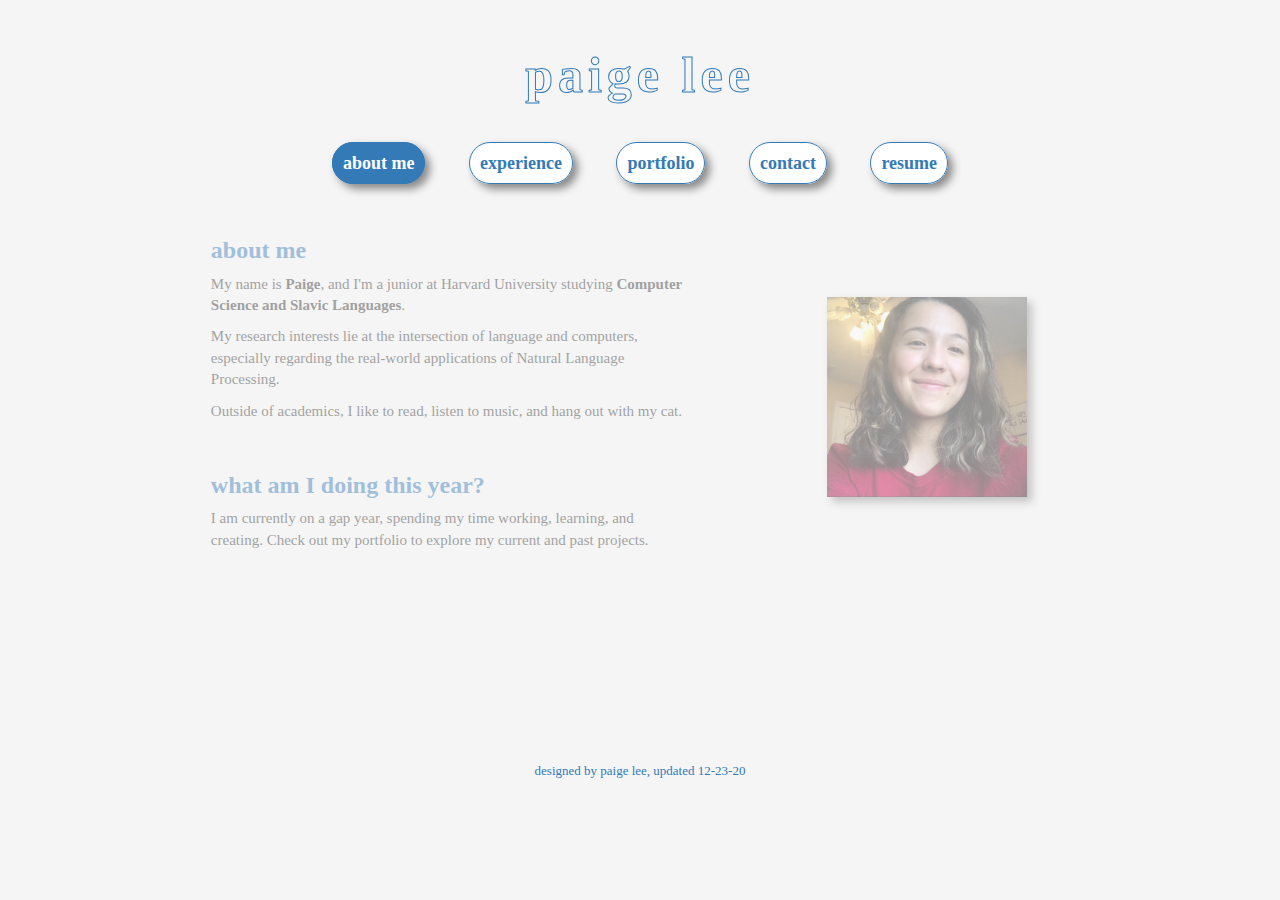
<file: index.html>
<!DOCTYPE html>

<html lang="en">

<head>
    <!-- Required meta tags -->
    <meta charset="utf-8">
    <meta name="viewport" content="width=device-width, initial-scale=1, shrink-to-fit=no">
    <!-- Bootstrap core CSS -->
    <script src="https://ajax.googleapis.com/ajax/libs/jquery/3.5.1/jquery.min.js"></script>
    <link rel="stylesheet" href="https://maxcdn.bootstrapcdn.com/bootstrap/3.3.7/css/bootstrap.min.css">
    <link href="style.css" rel="stylesheet">
    <script src='fade.js'></script>
    <title>paige lee</title>
</head>

<body>
    <div class="container">
        <div class="row bold monospace">
            <div class="col-md-12 text-center name-block">
                <a href='index.html'><span class='name'>paige lee</span></a>
            </div>
        </div>
        <div class="row monospace" id="navbar">
            <div class="col-md-12 text-center bold">
                <a href="index.html" class="selected">about me</a>
                <span></span>
                <a href="experience.html" class="unselected">experience</a>
                <span></span>
                <a href="portfolio.html" class="unselected">portfolio</a>
                <span></span>
                <a href="contact.html" class="unselected">contact</a>
                <span></span>
                <a target="_blank" href="12-20-20_paige-lee.pdf" class="unselected">resume</a>
            </div>
        </div>
        <div class='monospace' id='stackednavbar' style='display: none;'>
            <div class='row'>
                <div class="col-md-12 text-center bold">
                    <a href="index.html" class="selected">about me</a>
                </div>
            </div>
            <div class='row'>
                <div class="col-md-12 text-center bold">
                    <a href="experience.html" class="unselected">experience</a>
                </div>
            </div>
            <div class='row'>
                <div class="col-md-12 text-center bold">
                    <a href="portfolio.html" class="unselected">portfolio</a>
                </div>
            </div>
            <div class='row'>
                <div class="col-md-12 text-center bold">
                    <a href="contact.html" class="unselected">contact</a>
                </div>
            </div>
            <div class='row' style='padding-bottom: 20px'>
                <div class="col-md-12 text-center bold">
                    <a target="_blank" href="12-20-20_paige-lee.pdf" class="unselected">resume</a>
                </div>
            </div>
        </div>
        <div class="row monospace" id='main2' style='display: none;'>
            <div class='col-md-1'></div>
            <div class="col-md-6">
                <h3>about me</h3>
                <p>My name is <span class='bold'>Paige</span>, and I'm a junior at Harvard
                    University studying <span class='bold'>Computer
                        Science and Slavic Languages</span>. </p>
                <p>
                    My research interests lie at the intersection of language and computers, especially
                    regarding the real-world applications of Natural Language Processing. </p>
                <p>Outside of academics, I like to read, listen to music, and hang out with my cat.</p>

                <h3 style='padding-top: 30px;'>what am I doing this year?</h3>
                <p>I am currently on a gap year, spending my time working, learning, and creating. Check out my portfolio
                    to explore my current and past projects. </p>
            </div>

            <div class="col-md-4">
                <br><br><br><br>
                <div style='text-align: center;'>
                    <img id='profilepic' src="images/paige.jpeg" alt="Profile Picture">
                </div>
            </div>
        </div>
        <div class="row monospace" style="padding: 100px">
            <div class="col-md-12">
            </div>
        </div>
        <div class="row monospace">
            <div class="col-md-12 text-center small" style='color: #337AB7'>
                <p id='footer'></p>
            </div>
        </div>
    </div>
</body>

</html>
</file>
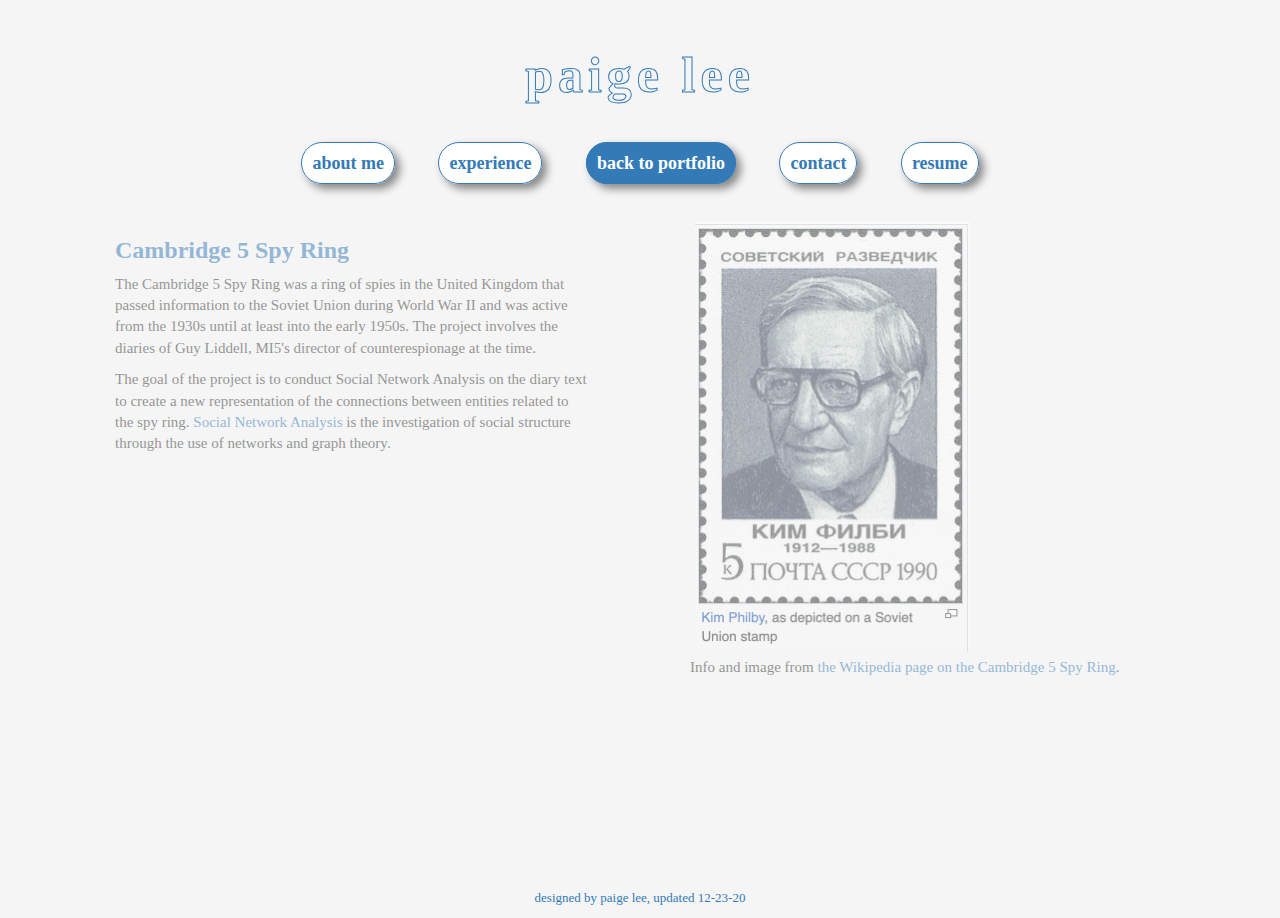
<file: cambridge5.html>
<!DOCTYPE html>

<html lang="en">

<head>

    <!-- Required meta tags -->
    <meta charset="utf-8">
    <meta name="viewport" content="width=device-width, initial-scale=1, shrink-to-fit=no">
    <!-- Bootstrap core CSS -->
    <script src="https://ajax.googleapis.com/ajax/libs/jquery/3.5.1/jquery.min.js"></script>
    <link rel="stylesheet" href="https://maxcdn.bootstrapcdn.com/bootstrap/3.3.7/css/bootstrap.min.css">
    <link href="style.css" rel="stylesheet">
    <script src='fade.js'></script>
    <title>portfolio</title>
</head>

<body>
    <div class="container">
        <div class="row monospace bold">
            <div class="col-md-12 text-center name-block">
                <a href='index.html'><span class='name'>paige lee</span></a>
            </div>
        </div>
        <div class="row monospace" id="navbar">
            <div class="col-md-12 text-center bold">
                <a href="index.html" class="unselected">about me</a>
                <span></span>
                <a href="experience.html" class="unselected">experience</a>
                <span></span>
                <a href="portfolio.html" class="selected">back to portfolio</a>
                <span></span>
                <a href="contact.html" class="unselected">contact</a>
                <span></span>
                <a target="_blank" href="12-20-20_paige-lee.pdf" class="unselected">resume</a>
            </div>
        </div>
        <div class='monospace' id='stackednavbar' style='display: none;'>
            <div class='row'>
                <div class="col-md-12 text-center bold">
                    <a href="index.html" class="unselected">about me</a>
                </div>
            </div>
            <div class='row'>
                <div class="col-md-12 text-center bold">
                    <a href="experience.html" class="unselected">experience</a>
                </div>
            </div>
            <div class='row'>
                <div class="col-md-12 text-center bold">
                    <a href="portfolio.html" class="selected">back to portfolio</a>
                </div>
            </div>
            <div class='row'>
                <div class="col-md-12 text-center bold">
                    <a href="contact.html" class="unselected">contact</a>
                </div>
            </div>
            <div class='row' style='padding-bottom: 20px'>
                <div class="col-md-12 text-center bold">
                    <a target="_blank" href="12-20-20_paige-lee.pdf" class="unselected">resume</a>
                </div>
            </div>
        </div>
        <div class="row monospace" id='main2' style='display: none;'>
            <div class="col-md-6">
                <h3>Cambridge 5 Spy Ring</h3>
                <p>
                    The Cambridge 5 Spy Ring was a ring of spies in the United Kingdom that passed information to the Soviet Union during World War II 
                    and was active from the 1930s until at least into the early 1950s. The project involves 
                    the diaries of Guy Liddell, MI5's director of counterespionage at the time.
                </p>
                <p>The goal of the project is to conduct Social Network Analysis on the diary text to 
                    create a new representation of the connections between entities related to the spy ring.
                    <a href='https://en.wikipedia.org/wiki/Social_network_analysis'>Social Network Analysis</a> is the 
                    investigation of social structure through the use of networks and graph theory.
                </p>
                <p>

                </p>
            </div>
            <div class="col-md-6">
                    <img src="images/wikipedia.png" alt="Kim Philby" class="img-responsive" width="60%">
                    <p>Info and image from <a href='https://en.wikipedia.org/wiki/Cambridge_Five'>the Wikipedia page on the Cambridge 5 Spy Ring</a>.</p>
            </div>
        </div>

        <div class="row monospace" style="padding: 100px">
            <div class="col-md-12">
            </div>
        </div>
        <div class="row monospace">
            <div class="col-md-12 text-center small">
                <p id='footer'></p>
            </div>
        </div>
    </div>
</body>

</html>
</file>
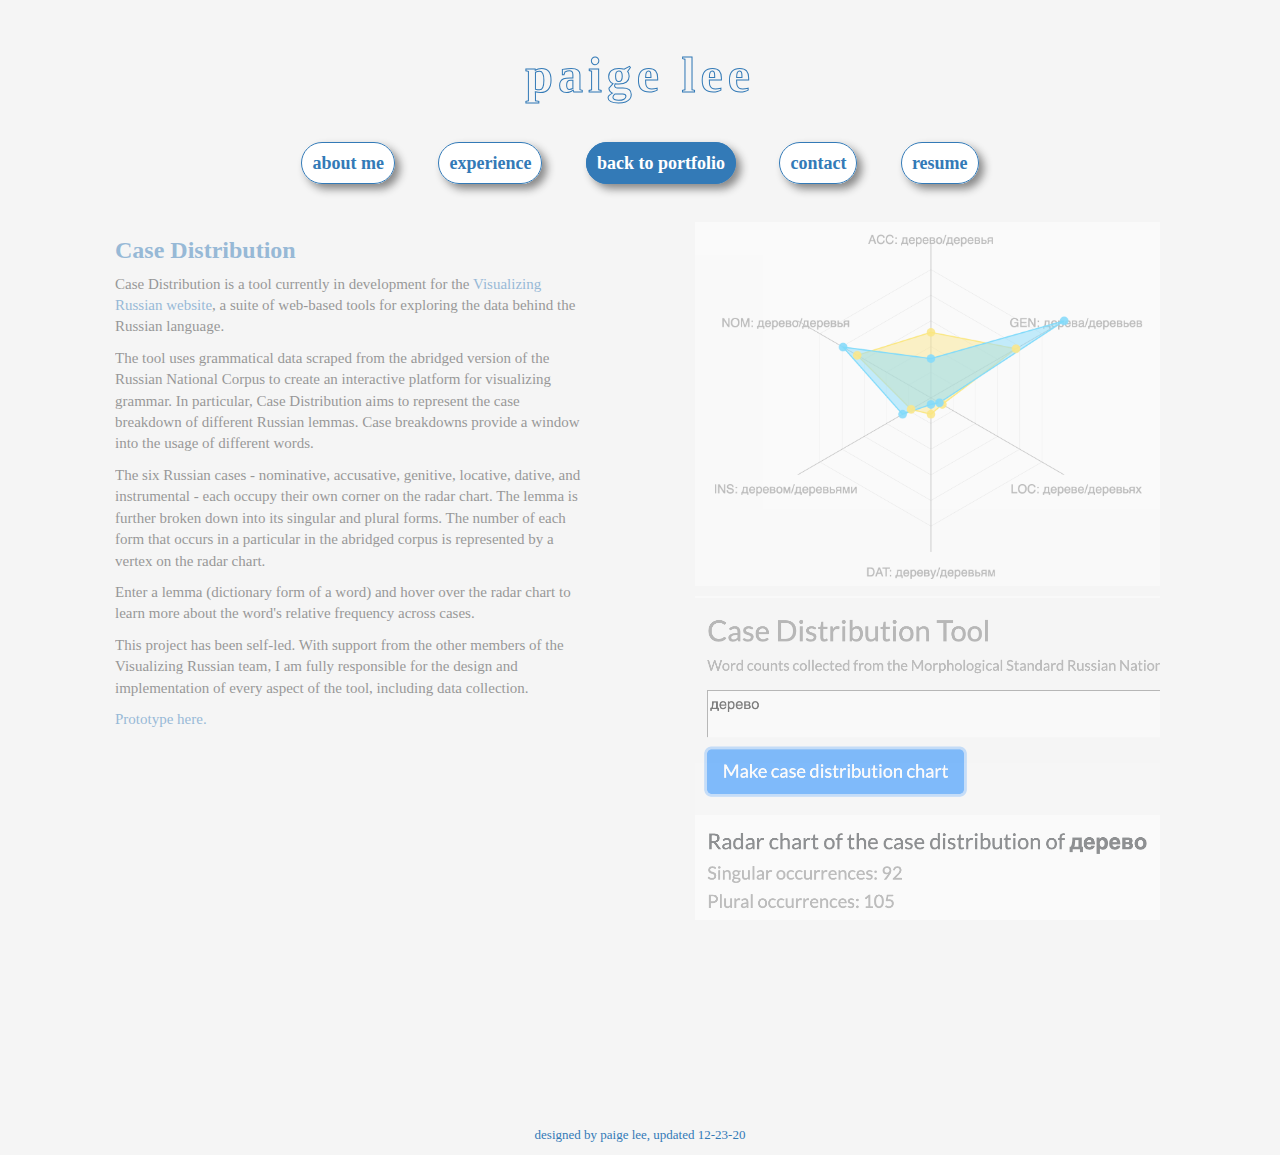
<file: casedistribution.html>
<!DOCTYPE html>

<html lang="en">

<head>

    <!-- Required meta tags -->
    <meta charset="utf-8">
    <meta name="viewport" content="width=device-width, initial-scale=1, shrink-to-fit=no">
    <!-- Bootstrap core CSS -->
    <script src="https://ajax.googleapis.com/ajax/libs/jquery/3.5.1/jquery.min.js"></script>
    <link rel="stylesheet" href="https://maxcdn.bootstrapcdn.com/bootstrap/3.3.7/css/bootstrap.min.css">
    <link href="style.css" rel="stylesheet">
    <script src='fade.js'></script>
    <title>portfolio</title>
</head>

<body>
    <div class="container">
        <div class="row bold monospace">
            <div class="col-md-12 text-center name-block">
                <a href='index.html'><span class='name'>paige lee</span></a>
            </div>
        </div>
        <div class="row monospace" id="navbar">
            <div class="col-md-12 text-center bold">
                <a href="index.html" class="unselected">about me</a>
                <span></span>
                <a href="experience.html" class="unselected">experience</a>
                <span></span>
                <a href="portfolio.html" class="selected">back to portfolio</a>
                <span></span>
                <a href="contact.html" class="unselected">contact</a>
                <span></span>
                <a target="_blank" href="12-20-20_paige-lee.pdf" class="unselected">resume</a>
            </div>
        </div>
        <div class='monospace' id='stackednavbar' style='display: none;'>
            <div class='row'>
                <div class="col-md-12 text-center bold">
                    <a href="index.html" class="unselected">about me</a>
                </div>
            </div>
            <div class='row'>
                <div class="col-md-12 text-center bold">
                    <a href="experience.html" class="unselected">experience</a>
                </div>
            </div>
            <div class='row'>
                <div class="col-md-12 text-center bold">
                    <a href="portfolio.html" class="selected">back to portfolio</a>
                </div>
            </div>
            <div class='row'>
                <div class="col-md-12 text-center bold">
                    <a href="contact.html" class="unselected">contact</a>
                </div>
            </div>
            <div class='row' style='padding-bottom: 20px'>
                <div class="col-md-12 text-center bold">
                    <a target="_blank" href="12-20-20_paige-lee.pdf" class="unselected">resume</a>
                </div>
            </div>
        </div>
        <div class="row monospace" id='main2' style='display: none;'>
            <div class="col-md-6">
                <h3>Case Distribution</h3>
                <p>Case Distribution is a tool currently in development for the <a
                        href='https://visualizingrussian.fas.harvard.edu/'>Visualizing Russian website</a>,
                    a suite of web-based tools for exploring the data behind the Russian language.
                </p>
                <p>The tool uses grammatical data scraped from the abridged version of the Russian National Corpus
                    to create an interactive platform for visualizing grammar. In particular, Case Distribution aims to
                    represent
                    the case breakdown of different Russian lemmas. Case breakdowns provide a window into the usage of
                    different words.
                </p>
                <p>
                    The six Russian cases - nominative, accusative, genitive, locative, dative, and instrumental - each
                    occupy their own corner
                    on the radar chart. The lemma is further broken down into its singular and plural forms. The number
                    of each form that occurs in a particular
                    in the abridged corpus is represented by a vertex on the radar chart.
                </p>
                <p>Enter a lemma (dictionary form of a word) and hover over the radar chart to learn more about
                    the word's relative frequency across cases.
                </p>
                <p>This project has been self-led. With support from the other members of the Visualizing Russian team,
                    I am fully responsible for the design and implementation of every aspect of the tool, including data collection.
                </p>
                <p>
                    <a href='https://visualizingrussian.fas.harvard.edu/case-distribution'>Prototype here.</a>
                </p>
            </div>
            <div class="col-md-6">
                <div style='text-align: center;'>
                    <img src='images/radarchart.png' alt='Radar Chart' class="img-responsive" width="100%">
                    <img src="images/casedist.png" alt="Case Distribution Usage" class="img-responsive" width="100%">
                </div>
            </div>
        </div>

        <div class="row monospace" style="padding: 100px">
            <div class="col-md-12">
            </div>
        </div>
        <div class="row monospace">
            <div class="col-md-12 text-center small">
                <p id='footer'></p>
            </div>
        </div>
    </div>
</body>

</html>
</file>
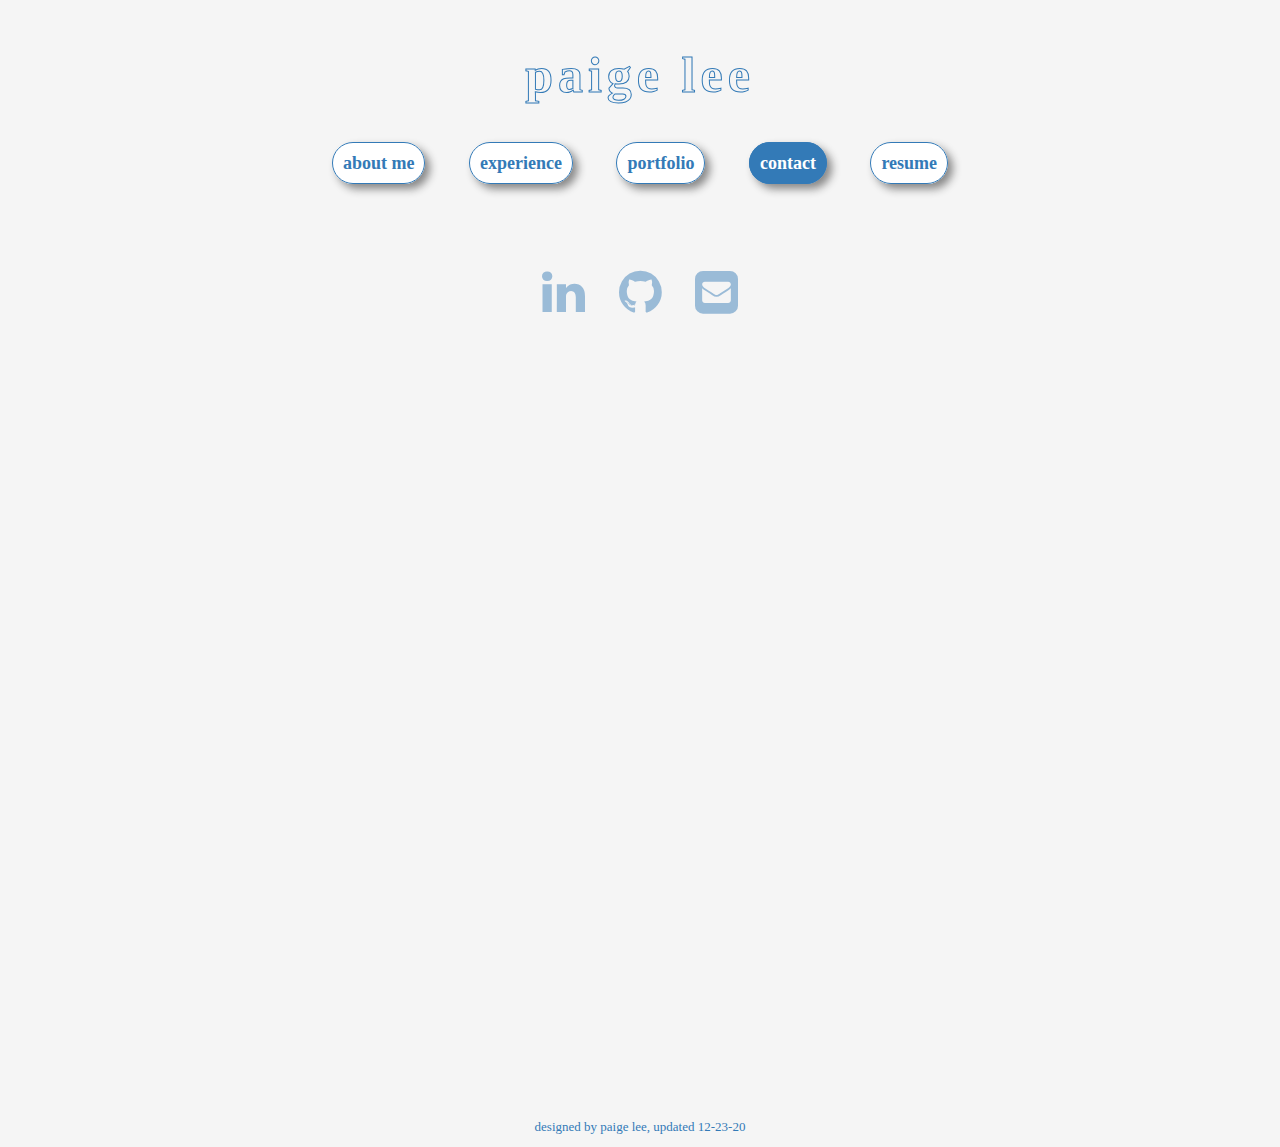
<file: contact.html>
<!DOCTYPE html>

<html lang="en">

<head>

    <!-- Required meta tags -->
    <meta charset="utf-8">
    <meta name="viewport" content="width=device-width, initial-scale=1, shrink-to-fit=no">
    <!-- Bootstrap core CSS -->
    <script src="https://ajax.googleapis.com/ajax/libs/jquery/3.5.1/jquery.min.js"></script>
    <link rel="stylesheet" href="https://maxcdn.bootstrapcdn.com/bootstrap/3.3.7/css/bootstrap.min.css">
    <!-- icon lib -->
    <link rel="stylesheet" href="https://cdnjs.cloudflare.com/ajax/libs/font-awesome/4.7.0/css/font-awesome.min.css">
    <link href="style.css" rel="stylesheet">
    <script src='fade.js'></script>
    <title>contact</title>
</head>

<body>
    <div class="container">
        <div class="row bold monospace">
            <div class="col-md-12 text-center name-block">
                <a href='index.html'><span class='name'>paige lee</span></a>
            </div>
        </div>
        <div class="row monospace" id="navbar">
            <div class="col-md-12 text-center bold">
                <a href="index.html" class="unselected">about me</a>
                <span></span>
                <a href="experience.html" class="unselected">experience</a>
                <span></span>
                <a href="portfolio.html" class="unselected">portfolio</a>
                <span></span>
                <a href="contact.html" class="selected">contact</a>
                <span></span>
                <a target="_blank" href="12-20-20_paige-lee.pdf" class="unselected">resume</a>
            </div>
        </div>
        <div class='monospace' id='stackednavbar' style='display: none;'>
            <div class='row'>
                <div class="col-md-12 text-center bold">
                    <a href="index.html" class="unselected">about me</a>
                </div>
            </div>
            <div class='row'>
                <div class="col-md-12 text-center bold">
                    <a href="experience.html" class="unselected">experience</a>
                </div>
            </div>
            <div class='row'>
                <div class="col-md-12 text-center bold">
                    <a href="portfolio.html" class="unselected">portfolio</a>
                </div>
            </div>
            <div class='row'>
                <div class="col-md-12 text-center bold">
                    <a href="contact.html" class="selected">contact</a>
                </div>
            </div>
            <div class='row' style='padding-bottom: 20px'>
                <div class="col-md-12 text-center bold">
                    <a target="_blank" href="12-20-20_paige-lee.pdf" class="unselected">resume</a>
                </div>
            </div>
        </div>
        <div class='row monospace text-center social-media' id='main2' style='display: none'>
            <div class="col-md-12">
                <a href="https://www.linkedin.com/in/paigeslee/" class="fa fa-linkedin"></a>
                <a href="https://github.com/eelegiap" class="fa fa-github"></a>
                <a href="mailto:paigelee@college.harvard.edu" class="fa fa-envelope-square"></a>
            </div>
        </div>
        <div class="row monospace" style="padding: 400px">
            <div class="col-md-12">
            </div>
        </div>
        <div class="row monospace">
            <div class="col-md-12 text-center small">
                <p id='footer'></p>
            </div>
        </div>
    </div>
</body>

</html>
</file>
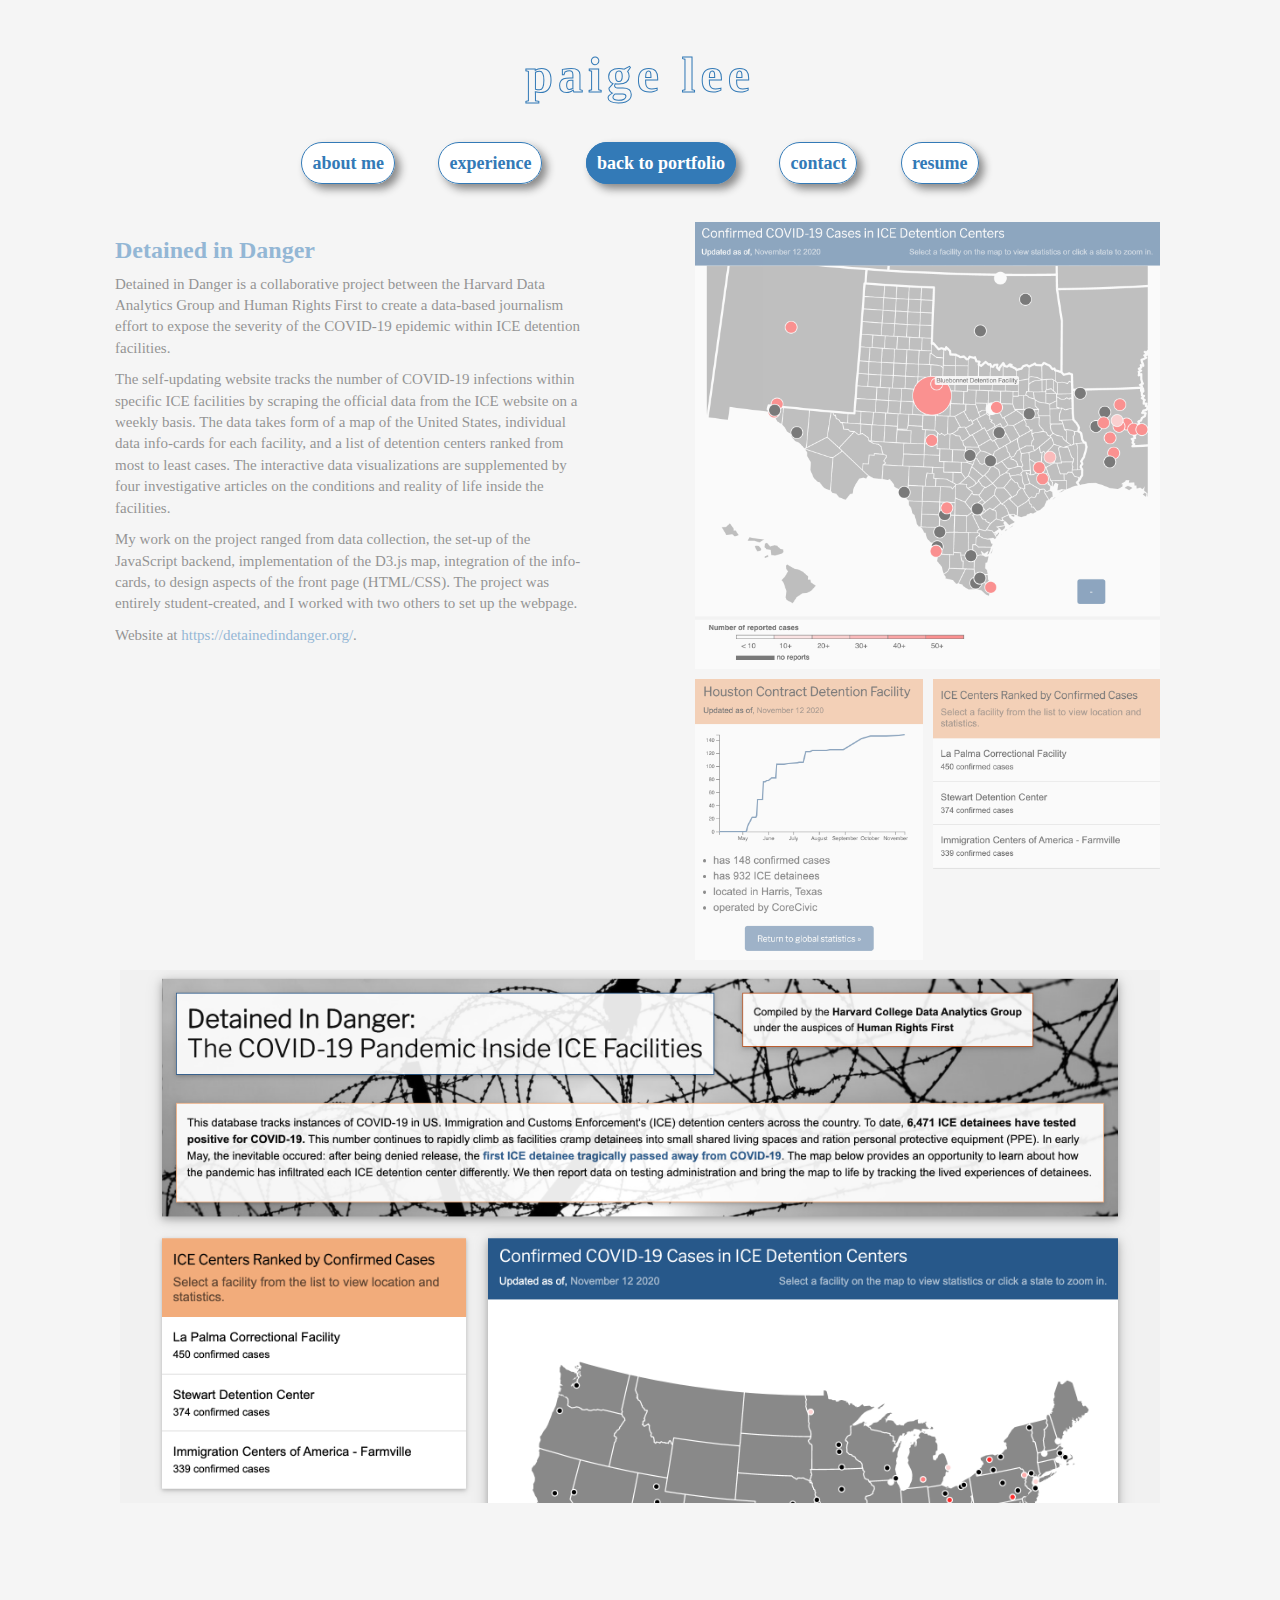
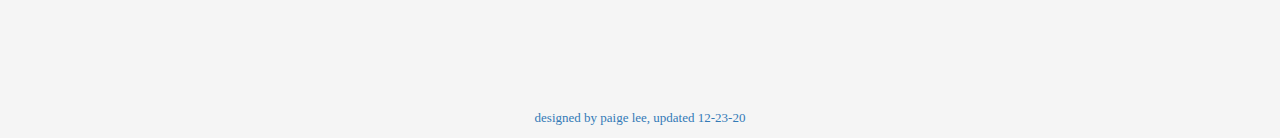
<file: detainedindanger.html>
<!DOCTYPE html>

<html lang="en">

<head>

    <!-- Required meta tags -->
    <meta charset="utf-8">
    <meta name="viewport" content="width=device-width, initial-scale=1, shrink-to-fit=no">
    <!-- Bootstrap core CSS -->
    <script src="https://ajax.googleapis.com/ajax/libs/jquery/3.5.1/jquery.min.js"></script>
    <link rel="stylesheet" href="https://maxcdn.bootstrapcdn.com/bootstrap/3.3.7/css/bootstrap.min.css">
    <link href="style.css" rel="stylesheet">
    <script src='fade.js'></script>
    <title>portfolio</title>
</head>

<body>
    <div class="container">
        <div class="row monospace bold">
            <div class="col-md-12 text-center name-block">
                <a href='index.html'><span class='name'>paige lee</span></a>
            </div>
        </div>
        <div class="row monospace" id="navbar">
            <div class="col-md-12 text-center bold">
                <a href="index.html" class="unselected">about me</a>
                <span></span>
                <a href="experience.html" class="unselected">experience</a>
                <span></span>
                <a href="portfolio.html" class="selected">back to portfolio</a>
                <span></span>
                <a href="contact.html" class="unselected">contact</a>
                <span></span>
                <a target="_blank" href="12-20-20_paige-lee.pdf" class="unselected">resume</a>
            </div>
        </div>
        <div class='monospace' id='stackednavbar' style='display: none;'>
            <div class='row'>
                <div class="col-md-12 text-center bold">
                    <a href="index.html" class="unselected">about me</a>
                </div>
            </div>
            <div class='row'>
                <div class="col-md-12 text-center bold">
                    <a href="experience.html" class="unselected">experience</a>
                </div>
            </div>
            <div class='row'>
                <div class="col-md-12 text-center bold">
                    <a href="portfolio.html" class="selected">back to portfolio</a>
                </div>
            </div>
            <div class='row'>
                <div class="col-md-12 text-center bold">
                    <a href="contact.html" class="unselected">contact</a>
                </div>
            </div>
            <div class='row' style='padding-bottom: 20px'>
                <div class="col-md-12 text-center bold">
                    <a target="_blank" href="12-20-20_paige-lee.pdf" class="unselected">resume</a>
                </div>
            </div>
        </div>
        <div class="row monospace" id='main2' style='display: none;'>
            <div class="col-md-6">
                <h3>Detained in Danger</h3>
                <p>Detained in Danger is a collaborative project between the Harvard Data Analytics
                    Group and Human Rights First to create a data-based journalism effort to expose the
                    severity of the COVID-19 epidemic within ICE detention facilities.
                </p>
                <p>The self-updating website tracks the number of COVID-19 infections within specific ICE 
                    facilities by scraping the official data from the ICE website on a weekly basis. The data 
                    takes form of a map of the United States, individual data info-cards for
                    each facility, and a list of detention centers ranked from most to least cases. The interactive data visualizations
                    are supplemented by four investigative articles on the conditions and reality of
                    life inside the facilities.
                </p>
                <p>My work on the project ranged from data collection, the set-up of the JavaScript backend, implementation of the D3.js 
                    map, integration of the info-cards, to design aspects of the front page (HTML/CSS). The project was entirely
                    student-created, and I worked with two others to set up the webpage.
                </p>
                <p>
                    Website at <a href='https://detainedindanger.org/'>https://detainedindanger.org/</a>.
                </p>
            </div>
            <div class="col-md-6">
                <div style='text-align: center;'>
                    <img src='images/texasmap.png' alt='Cases in Texas facilities' class="img-responsive" width="100%">
                    <row>
                        <div class="col-md-6" style='padding: 0px'>
                            <img src='images/infocard.png' alt='Info card for Houston facility' class="img-responsive" width="100%">
                        </div>
                        <div class='col-md-6' style='padding: 0px'>
                            <img src="images/rankedlist.png" alt="Ranked list of facilities" class="img-responsive" width="100%">
                        </div>
                    </row>
                </div>
            </div>
        </div>
        <div class="row">
            <div class='col-md-12'>
                <img src="images/didwebsite.png" alt="Website" class="img-responsive" width="100%">
            </div>
        </div>
        <div class="row monospace" style="padding: 100px">
            <div class="col-md-12">
            </div>
        </div>
        <div class="row monospace">
            <div class="col-md-12 text-center small">
                <p id='footer'></p>
            </div>
        </div>
    </div>
</body>

</html>
</file>
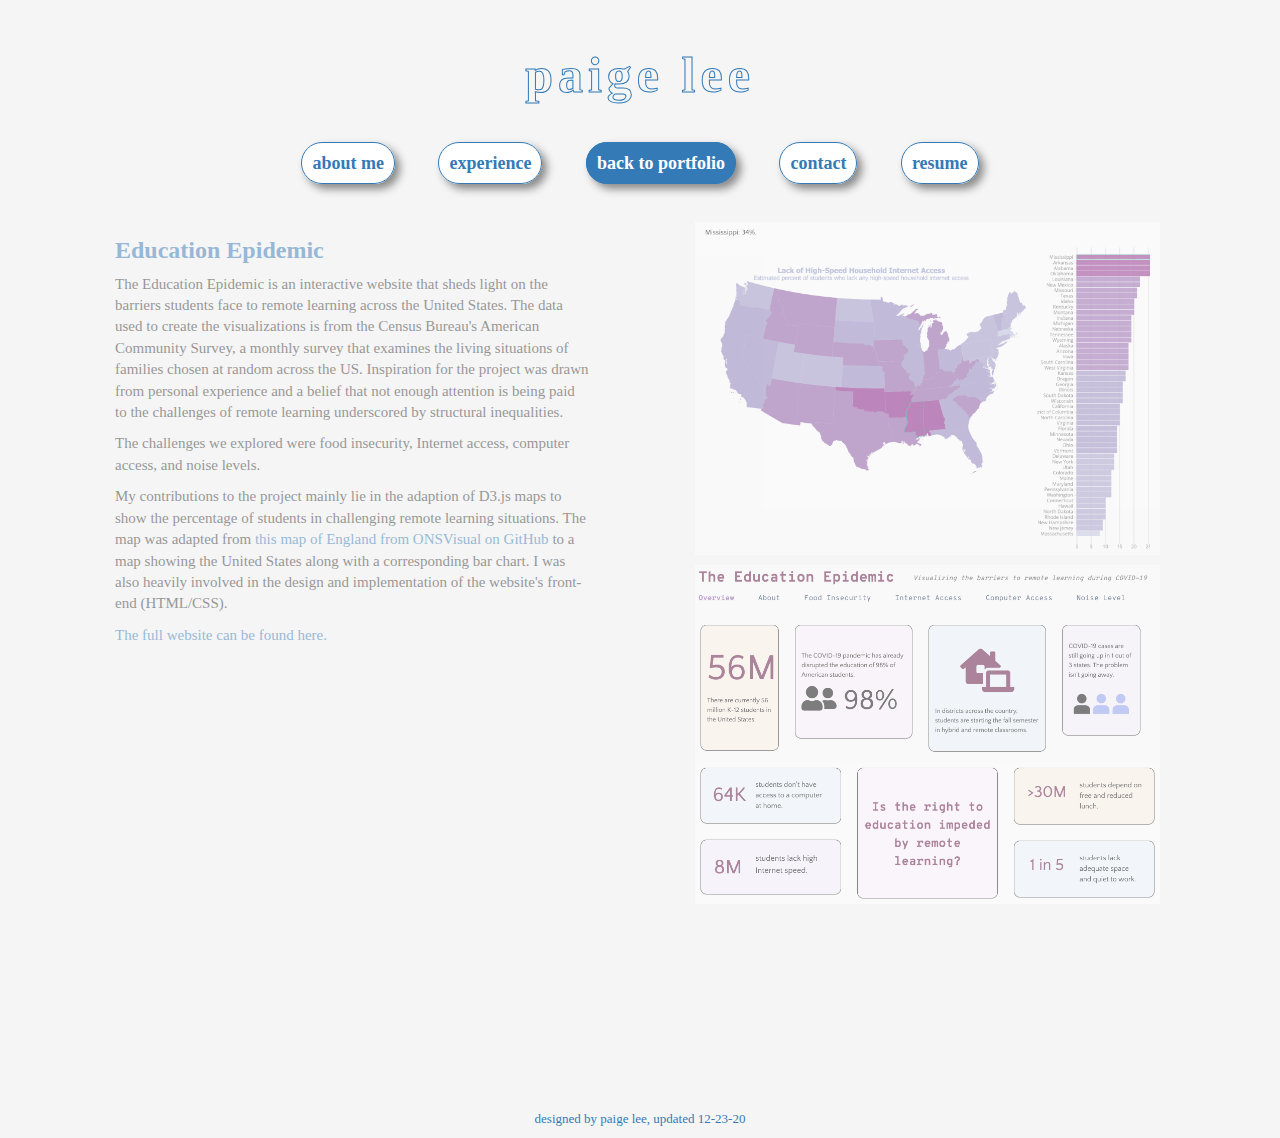
<file: educationepidemic.html>
<!DOCTYPE html>

<html lang="en">

<head>

    <!-- Required meta tags -->
    <meta charset="utf-8">
    <meta name="viewport" content="width=device-width, initial-scale=1, shrink-to-fit=no">
    <!-- Bootstrap core CSS -->
    <script src="https://ajax.googleapis.com/ajax/libs/jquery/3.5.1/jquery.min.js"></script>
    <link rel="stylesheet" href="https://maxcdn.bootstrapcdn.com/bootstrap/3.3.7/css/bootstrap.min.css">
    <link href="style.css" rel="stylesheet">
    <script src='fade.js'></script>
    <title>portfolio</title>
</head>

<body>
    <div class="container">
        <div class="row monospace bold">
            <div class="col-md-12 text-center name-block">
                <a href='index.html'><span class='name'>paige lee</span></a>
            </div>
        </div>
        <div class="row monospace" id="navbar">
            <div class="col-md-12 text-center bold">
                <a href="index.html" class="unselected">about me</a>
                <span></span>
                <a href="experience.html" class="unselected">experience</a>
                <span></span>
                <a href="portfolio.html" class="selected">back to portfolio</a>
                <span></span>
                <a href="contact.html" class="unselected">contact</a>
                <span></span>
                <a target="_blank" href="12-20-20_paige-lee.pdf" class="unselected">resume</a>
            </div>
        </div>
        <div class='monospace' id='stackednavbar' style='display: none;'>
            <div class='row'>
                <div class="col-md-12 text-center bold">
                    <a href="index.html" class="unselected">about me</a>
                </div>
            </div>
            <div class='row'>
                <div class="col-md-12 text-center bold">
                    <a href="experience.html" class="unselected">experience</a>
                </div>
            </div>
            <div class='row'>
                <div class="col-md-12 text-center bold">
                    <a href="portfolio.html" class="selected">back to portfolio</a>
                </div>
            </div>
            <div class='row' style='padding-bottom: 20px'>
                <div class="col-md-12 text-center bold">
                    <a href="contact.html" class="unselected">contact</a>
                </div>
            </div>
        </div>
        <div id='stackednavbar' style='display: none;'>
            <div class='row'>
                <div class="col-md-12 text-center bold">
                    <a href="index.html" class="selected">about me</a>
                </div>
            </div>
            <div class='row'>
                <div class="col-md-12 text-center bold">
                    <a href="portfolio.html" class="unselected">back to portfolio</a>
                </div>
            </div>
            <div class='row'>
                <div class="col-md-12 text-center bold">
                    <a href="contact.html" class="unselected">contact</a>
                </div>
            </div>
            <div class='row' style='padding-bottom: 20px'>
                <div class="col-md-12 text-center bold">
                    <a target="_blank" href="12-20-20_paige-lee.pdf" class="unselected">resume</a>
                </div>
            </div>
        </div>
        <div class="row monospace" id='main2' style='display: none;'>
            <div class="col-md-6">
                <h3>Education Epidemic</h3>
                <p>
                    The Education Epidemic is an interactive website that sheds light on the barriers
                    students face to remote learning across the United States. The data used to create
                    the visualizations is from the Census Bureau's American Community Survey, a monthly
                    survey that examines the living situations of families chosen at random across the US. 
                    Inspiration for the project was drawn from personal experience and a belief that not enough
                    attention is being paid to the challenges of remote learning underscored by structural inequalities.
                </p>
                <p>The challenges we explored were food insecurity, Internet access, computer access, and noise levels.</p>
                <p>
                    My contributions to the project mainly lie in the adaption of D3.js maps to show the percentage
                    of students in challenging remote learning situations. The map was adapted from <a href='https://github.com/ONSvisual/Simple-charts/tree/master/all-templates/regional-map-bar'>
                    this map of England from ONSVisual on GitHub</a> to a map showing the United States along with
                    a corresponding bar chart. I was also heavily involved in the design and implementation of the website's front-end (HTML/CSS).
                </p>
                <p><a href='https://education-epidemic.github.io/home/'>
                    The full website can be found here.
                </a></p>
            </div>
            <div class="col-md-6">
                <div style='text-align: center;'>
                    <img src='images/eed3.png' alt='United States map' class="img-responsive" width="100%">
                    <img src='images/eehome.png' alt='Education Epidemic home' class="img-responsive" width="100%">
                </div>
            </div>
        </div>

        <div class="row monospace" style="padding: 100px">
            <div class="col-md-12">
            </div>
        </div>
        <div class="row monospace">
            <div class="col-md-12 text-center small">
                <p id='footer'></p>
            </div>
        </div>
    </div>
</body>

</html>
</file>
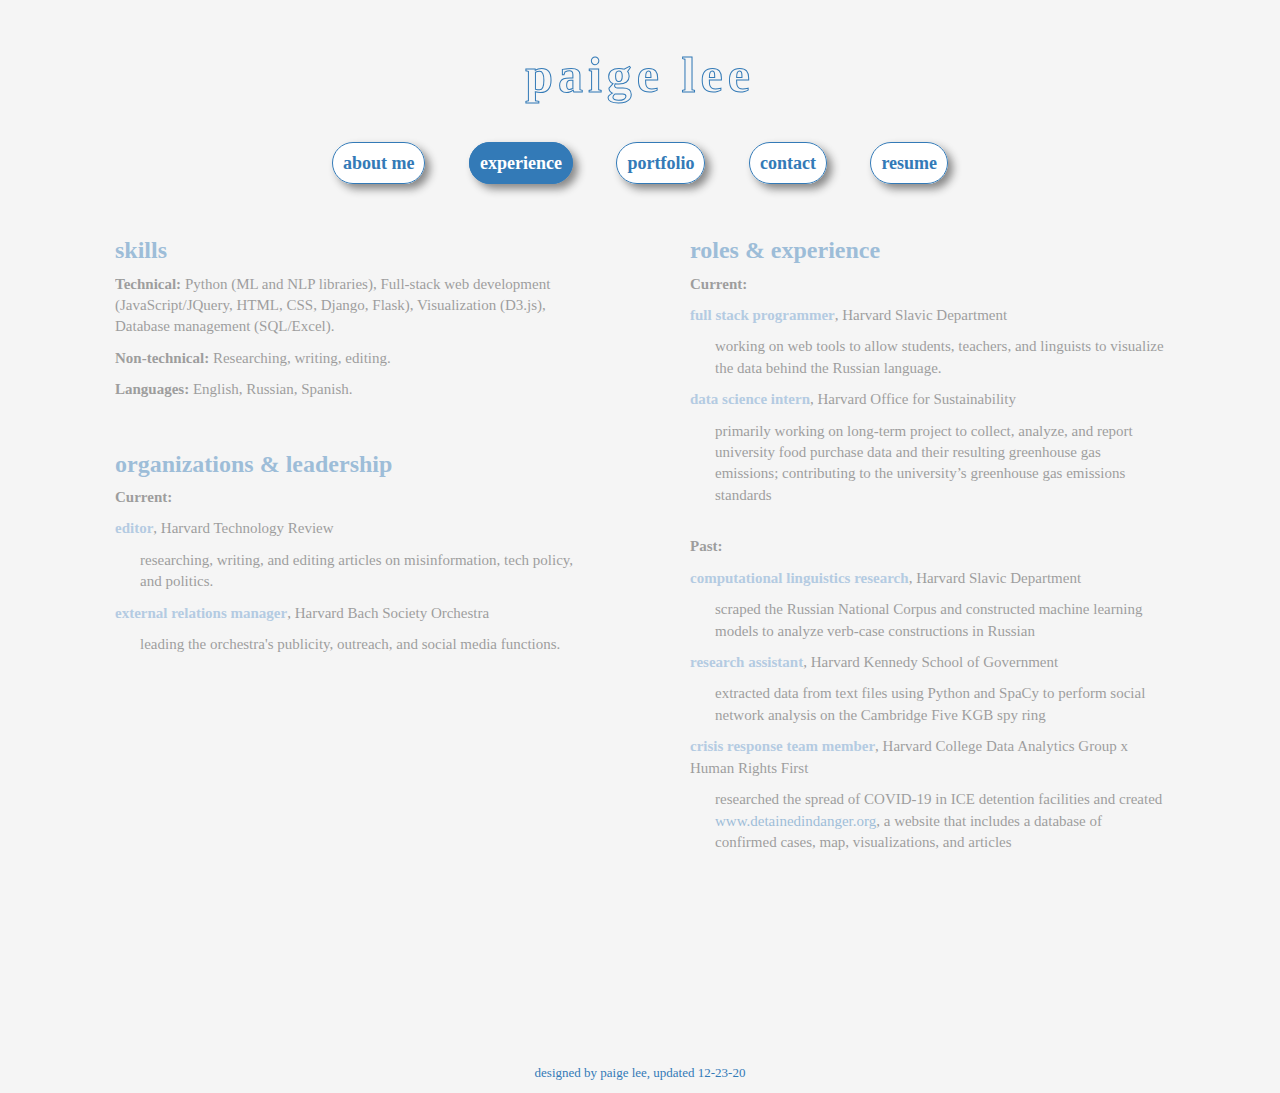
<file: experience.html>
<!DOCTYPE html>

<html lang="en">

<head>
    <!-- Required meta tags -->
    <meta charset="utf-8">
    <meta name="viewport" content="width=device-width, initial-scale=1, shrink-to-fit=no">
    <!-- Bootstrap core CSS -->
    <script src="https://ajax.googleapis.com/ajax/libs/jquery/3.5.1/jquery.min.js"></script>
    <link rel="stylesheet" href="https://maxcdn.bootstrapcdn.com/bootstrap/3.3.7/css/bootstrap.min.css">
    <link href="style.css" rel="stylesheet">
    <script src='fade.js'></script>
    <title>experience</title>
</head>

<body>
    <div class="container">
        <div class="row bold monospace">
            <div class="col-md-12 text-center name-block">
                <a href='index.html'><span class='name'>paige lee</span></a>
            </div>
        </div>
        <div class="row monospace" id="navbar">
            <div class="col-md-12 text-center bold">
                <a href="index.html" class="unselected">about me</a>
                <span></span>
                <a href="experience.html" class="selected">experience</a>
                <span></span>
                <a href="portfolio.html" class="unselected">portfolio</a>
                <span></span>
                <a href="contact.html" class="unselected">contact</a>
                <span></span>
                <a target="_blank" href="12-20-20_paige-lee.pdf" class="unselected">resume</a>
            </div>
        </div>
        <div class='monospace' id='stackednavbar' style='display: none;'>
            <div class='row'>
                <div class="col-md-12 text-center bold">
                    <a href="index.html" class="selected">about me</a>
                </div>
            </div>
            <div class='row'>
                <div class="col-md-12 text-center bold">
                    <a href="experience.html" class="unselected">experience</a>
                </div>
            </div>
            <div class='row'>
                <div class="col-md-12 text-center bold">
                    <a href="portfolio.html" class="unselected">portfolio</a>
                </div>
            </div>
            <div class='row'>
                <div class="col-md-12 text-center bold">
                    <a href="contact.html" class="unselected">contact</a>
                </div>
            </div>
            <div class='row' style='padding-bottom: 20px'>
                <div class="col-md-12 text-center bold">
                    <a target="_blank" href="12-20-20_paige-lee.pdf" class="unselected">resume</a>
                </div>
            </div>
        </div>
        <div class="row monospace" id='main2' style='display: none;'>
            <div class="col-md-6">
                <h3>skills</h3>
                <p><span class='bold small-header'>Technical: </span>Python (ML and NLP libraries), Full-stack web
                    development (JavaScript/JQuery, HTML, CSS, Django, Flask), Visualization (D3.js), Database
                    management (SQL/Excel).</p>
                <p><span class='bold small-header'>Non-technical: </span>Researching, writing, editing.</p>
                <p><span class='bold small-header'>Languages: </span>English, Russian, Spanish.</p>
                <br>
                <h3>organizations & leadership</h3>
                <p><span class='bold small-header'>Current:</span></p>
                <p><span class="bold blue">editor</span>, Harvard Technology Review</p>
                <p class="shift-right">researching, writing, and editing articles on misinformation, tech policy, and
                    politics.</p>
                <p><span class="bold blue">external relations manager</span>, Harvard Bach Society Orchestra</p>
                <p class="shift-right">leading the orchestra's publicity, outreach, and social media functions.</p>
            </div>

            <div class="col-md-6">
                <h3>roles & experience</h3>
                <p class='bold'>Current: </p>
                <p><span class="bold blue">full stack programmer</span>, Harvard Slavic Department</p>
                <p class="shift-right">working on web tools to allow students, teachers, and linguists to visualize the
                    data behind the Russian language.</p>
                <p><span class="bold blue">data science intern</span>, Harvard Office for Sustainability</p>
                <p class="shift-right">primarily working on long-term project to collect, analyze, and report university
                    food purchase data and their resulting greenhouse gas emissions; contributing to the university’s
                    greenhouse gas emissions standards</p>
                <br>
                <p class='bold'>Past: </p>
                <p><span class="bold blue">computational linguistics research</span>, Harvard Slavic Department</p>
                <p class='shift-right'>scraped the Russian National Corpus and constructed machine learning models to
                    analyze verb-case constructions in Russian</p>
                <p><span class="bold blue">research assistant</span>, Harvard Kennedy School of Government</p>
                <p class='shift-right'>extracted data from text files using Python and SpaCy to perform social
                    network analysis on the Cambridge Five KGB spy ring</p>
                <p><span class="bold blue">crisis response team member</span>, Harvard College Data Analytics Group x
                    Human Rights First</p>
                <p class="shift-right">researched the spread of COVID-19 in ICE detention facilities and created <a
                        href='www.detainedindanger.org'>www.detainedindanger.org</a>, a website that includes a database
                    of confirmed cases, map, visualizations, and articles</p>
            </div>
        </div>
        <div class="row monospace" style="padding: 100px">
            <div class="col-md-12">
            </div>
        </div>
        <div class="row monospace">
            <div class="col-md-12 text-center small" style='color: #337AB7'>
                <p id='footer'></p>
            </div>
        </div>
    </div>
</body>

</html>
</file>
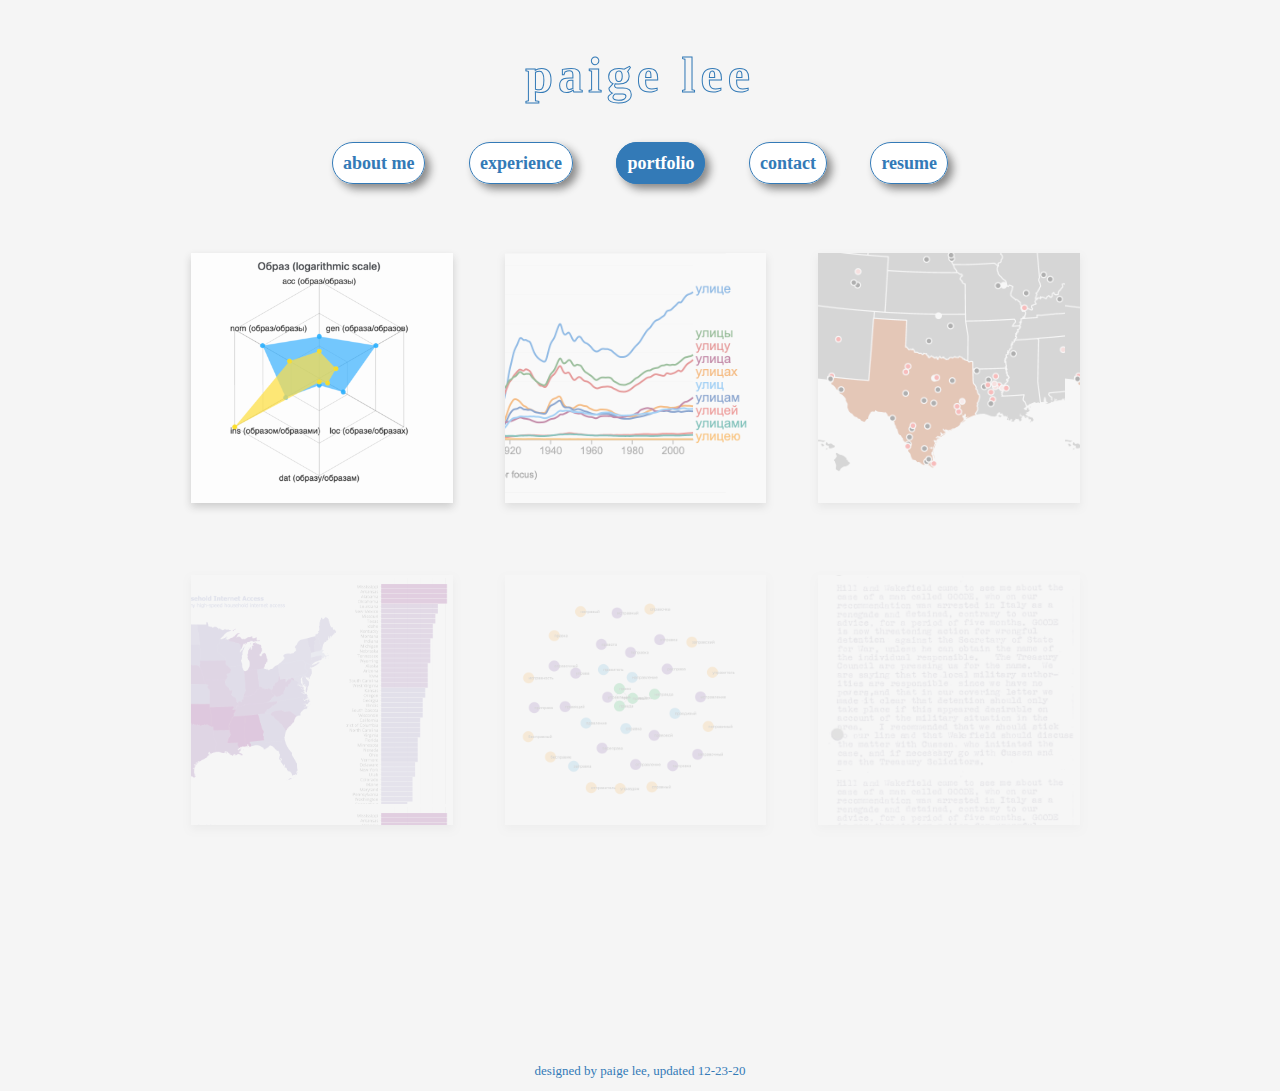
<file: portfolio.html>
<!DOCTYPE html>

<html lang="en">

<head>

    <!-- Required meta tags -->
    <meta charset="utf-8">
    <meta name="viewport" content="width=device-width, initial-scale=1, shrink-to-fit=no">
    <!-- Bootstrap core CSS -->
    <script src="https://ajax.googleapis.com/ajax/libs/jquery/3.5.1/jquery.min.js"></script>
    <link rel="stylesheet" href="https://maxcdn.bootstrapcdn.com/bootstrap/3.3.7/css/bootstrap.min.css">
    <link href="style.css" rel="stylesheet">
    <script src='fade.js'></script>
    <title>portfolio</title>
</head>

<body>
    <div class="container">
        <div class="row monospace bold">
            <div class="col-md-12 text-center name-block">
                <a href='index.html'><span class='name'>paige lee</span></a>
            </div>
        </div>
        <div class="row monospace" id="navbar">
            <div class="col-md-12 text-center bold">
                <a href="index.html" class="unselected">about me</a>
                <span></span>
                <a href="experience.html" class="unselected">experience</a>
                <span></span>
                <a href="portfolio.html" class="selected">portfolio</a>
                <span></span>
                <a href="contact.html" class="unselected">contact</a>
                <span></span>
                <a target="_blank" href="12-20-20_paige-lee.pdf" class="unselected">resume</a>
            </div>
        </div>
        <div class='monospace' id='stackednavbar' style='display: none;'>
            <div class='row'>
                <div class="col-md-12 text-center bold">
                    <a href="index.html" class="unselected">about me</a>
                </div>
            </div>
            <div class='row'>
                <div class="col-md-12 text-center bold">
                    <a href="experience.html" class="unselected">experience</a>
                </div>
            </div>
            <div class='row'>
                <div class="col-md-12 text-center bold">
                    <a href="portfolio.html" class="selected">portfolio</a>
                </div>
            </div>
            <div class='row'>
                <div class="col-md-12 text-center bold">
                    <a href="contact.html" class="unselected">contact</a>
                </div>
            </div>
            <div class='row' style='padding-bottom: 20px'>
                <div class="col-md-12 text-center bold">
                    <a target="_blank" href="12-20-20_paige-lee.pdf" class="unselected">resume</a>
                </div>
            </div>
        </div>
        <div class="row monospace cardrow">
            <div class="col-md-12">
                <div class="column">
                    <div id='card1' class="card" style="background-image: url('images/tr-radar.png');">
                        <div class='card-box'>
                            <a href='casedistribution.html' class='card-text '><span class='bold'>case distribution:</span> grammatical spider charts</a>
                        </div>
                    </div>
                </div>
                <div class="column">
                    <div id='card2' class="card" style="background-image: url('images/tr-ngram.png');">
                        <div class='card-box'>
                            <a href='quicklemma.html' class='card-text'><span class='bold'>quick lemma:</span> exploring russian word frequency</a>
                        </div>
                    </div>
                </div>
                <div class="column">
                    <div id='card3' class="card" style="background-image: url('images/tr-DID.png');">
                        <div class='card-box'>
                            <a href='detainedindanger.html' class='card-text '><span class='bold'>detained in danger:</span> COVID-19 & ICE</a>
                        </div>
                    </div>
                </div>
            </div>
        </div>
        <div class="row monospace cardrow">
            <div class="col-md-12">
                    <div class="column">
                        <div id='card4' class="card" style="background-image: url('images/ee.png');">
                            <div class='card-box'>
                                <a href='educationepidemic.html' class='card-text '><span class='bold'>education epidemic:</span> COVID-19 & American schools</a>
                            </div>
                        </div>
                    </div>
                    <div class="column">
                        <div id='card5' class="card" style="background-image: url('images/tr-wf.png');">
                            <div class='card-box'>
                                <a href='wordformation.html' class='card-text '><span class='bold'>word formation:</span> visualizing the dictionary</a>
                            </div> 
                        </div>
                    </div>
                    <div class="column">
                        <div id='card6' class="card" style="background-image: url('images/tr-c5.png');">
                            <div class='card-box'>
                                <a href='cambridge5.html' class='card-text '><span class='bold'>cambridge 5 spy ring:</span> NLP & espionage</a>
                            </div>
                        </div>
                    </div>
                </div>
            </div>
            <div class="row monospace" style="padding: 100px">
                <div class="col-md-12">
                </div>
            </div>
            <div class="row monospace">
                <div class="col-md-12 text-center small">
                    <p id='footer'></p>
                </div>
            </div>
        </div>
</body>

</html>
</file>
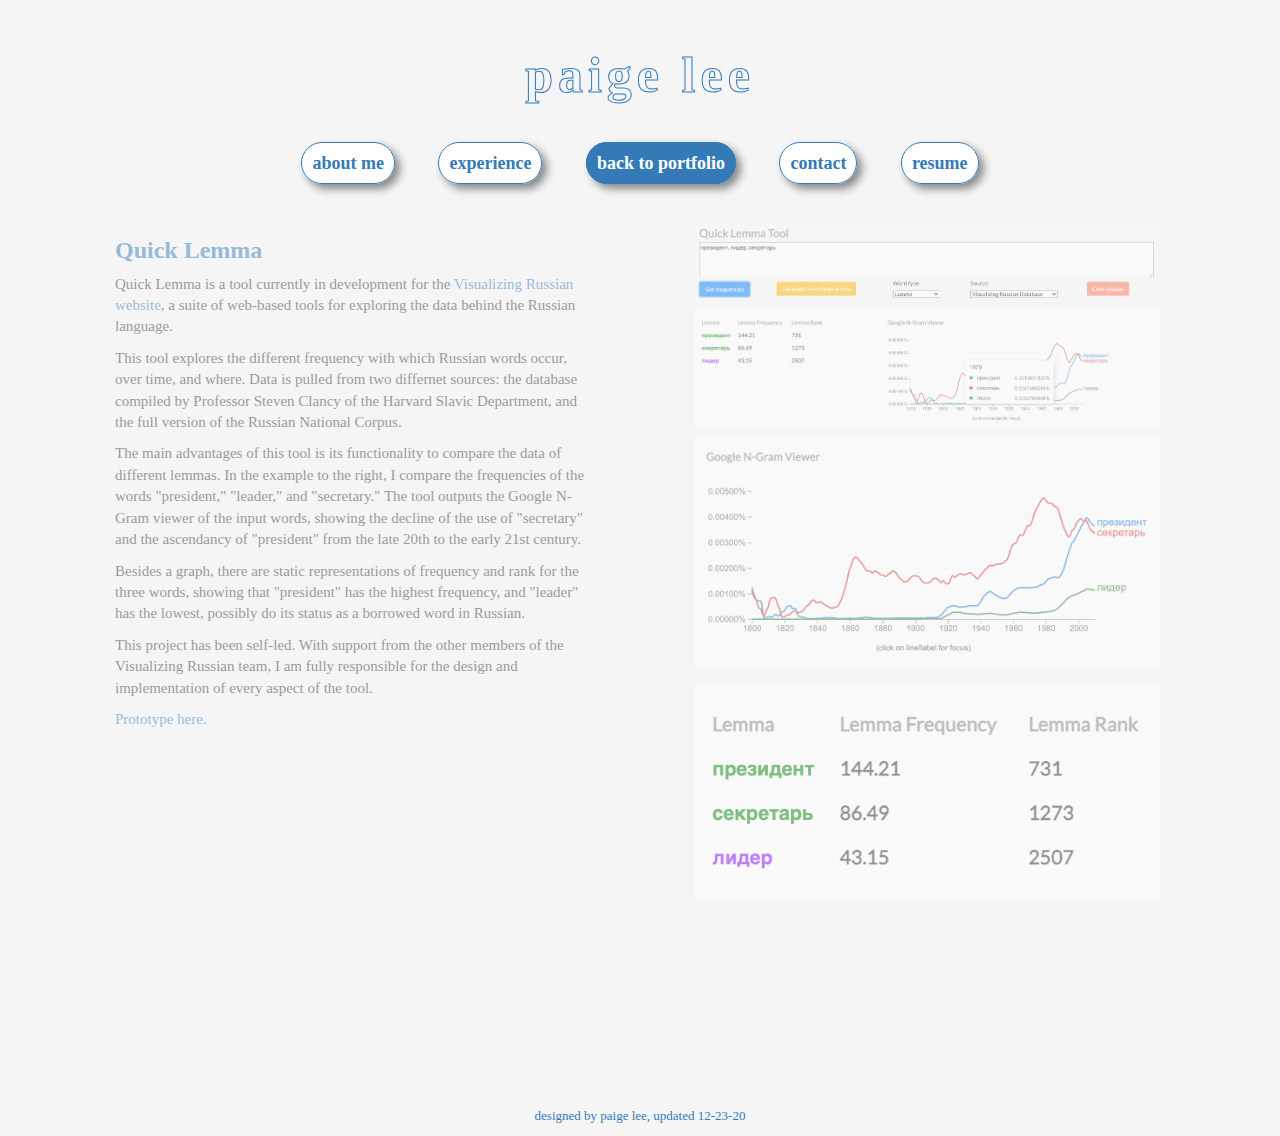
<file: quicklemma.html>
<!DOCTYPE html>

<html lang="en">

<head>

    <!-- Required meta tags -->
    <meta charset="utf-8">
    <meta name="viewport" content="width=device-width, initial-scale=1, shrink-to-fit=no">
    <!-- Bootstrap core CSS -->
    <script src="https://ajax.googleapis.com/ajax/libs/jquery/3.5.1/jquery.min.js"></script>
    <link rel="stylesheet" href="https://maxcdn.bootstrapcdn.com/bootstrap/3.3.7/css/bootstrap.min.css">
    <link href="style.css" rel="stylesheet">
    <script src='fade.js'></script>
    <title>portfolio</title>
</head>

<body>
    <div class="container">
        <div class="row bold monospace">
            <div class="col-md-12 text-center name-block">
                <a href='index.html'><span class='name'>paige lee</span></a>
            </div>
        </div>
        <div class="row monospace" id="navbar">
            <div class="col-md-12 text-center bold">
                <a href="index.html" class="unselected">about me</a>
                <span></span>
                <a href="experience.html" class="unselected">experience</a>
                <span></span>
                <a href="portfolio.html" class="selected">back to portfolio</a>
                <span></span>
                <a href="contact.html" class="unselected">contact</a>
                <span></span>
                <a target="_blank" href="12-20-20_paige-lee.pdf" class="unselected">resume</a>
            </div>
        </div>
        <div class='monospace' id='stackednavbar' style='display: none;'>
            <div class='row'>
                <div class="col-md-12 text-center bold">
                    <a href="index.html" class="unselected">about me</a>
                </div>
            </div>
            <div class='row'>
                <div class="col-md-12 text-center bold">
                    <a href="experience.html" class="unselected">experience</a>
                </div>
            </div>
            <div class='row'>
                <div class="col-md-12 text-center bold">
                    <a href="portfolio.html" class="selected">back to portfolio</a>
                </div>
            </div>
            <div class='row'>
                <div class="col-md-12 text-center bold">
                    <a href="contact.html" class="unselected">contact</a>
                </div>
            </div>
            <div class='row' style='padding-bottom: 20px'>
                <div class="col-md-12 text-center bold">
                    <a target="_blank" href="12-20-20_paige-lee.pdf" class="unselected">resume</a>
                </div>
            </div>
        </div>
        <div class="row monospace" id='main2' style='display: none;'>
            <div class="col-md-6">
                <h3>Quick Lemma</h3>
                <p>Quick Lemma is a tool currently in development for the <a
                        href='https://visualizingrussian.fas.harvard.edu/'>Visualizing Russian website</a>,
                    a suite of web-based tools for exploring the data behind the Russian language.
                </p>
                <p>This tool explores the different frequency with which Russian words occur, over time, and where.
                    Data is pulled from two differnet sources: the database compiled by Professor Steven Clancy of the
                    Harvard
                    Slavic Department, and the full version of the Russian National Corpus.
                </p>
                <p>The main advantages of this tool is its functionality to compare the data of different lemmas.
                    In the example to the right, I compare the frequencies of the words "president," "leader," and "secretary."
                    The tool outputs the Google N-Gram viewer of the input words, showing the decline of the use of "secretary" 
                    and the ascendancy of "president" from the late 20th to the early 21st century. 
                </p>
                <p>Besides a graph, there are static representations of frequency and rank for the three words, showing that 
                    "president" has the highest frequency, and "leader" has the lowest, possibly do its status as a borrowed word
                    in Russian.
                </p>
                <p>This project has been self-led. With support from the other members of the Visualizing Russian team, I am fully responsible for the design and implementation of every aspect of the tool.
                </p>
                <p>
                    <a href='https://visualizingrussian-dev.fas.harvard.edu/quick-lemma'>Prototype here.</a>
                </p>
            </div>
            <div class="col-md-6">
                <div style='text-align: center;'>
                    <img src='images/ql1.png' alt='Radar Chart' class="img-responsive" width="100%">
                    <img src='images/ql3.png' alt='Radar Chart' class="img-responsive" width="100%">
                    <img src="images/ql2.png" alt="Case Distribution Usage" class="img-responsive" width="100%">
                </div>
            </div>
        </div>

        <div class="row monospace" style="padding: 100px">
            <div class="col-md-12">
            </div>
        </div>
        <div class="row monospace">
            <div class="col-md-12 text-center small">
                <p id='footer'></p>
            </div>
        </div>
    </div>
</body>

</html>
</file>
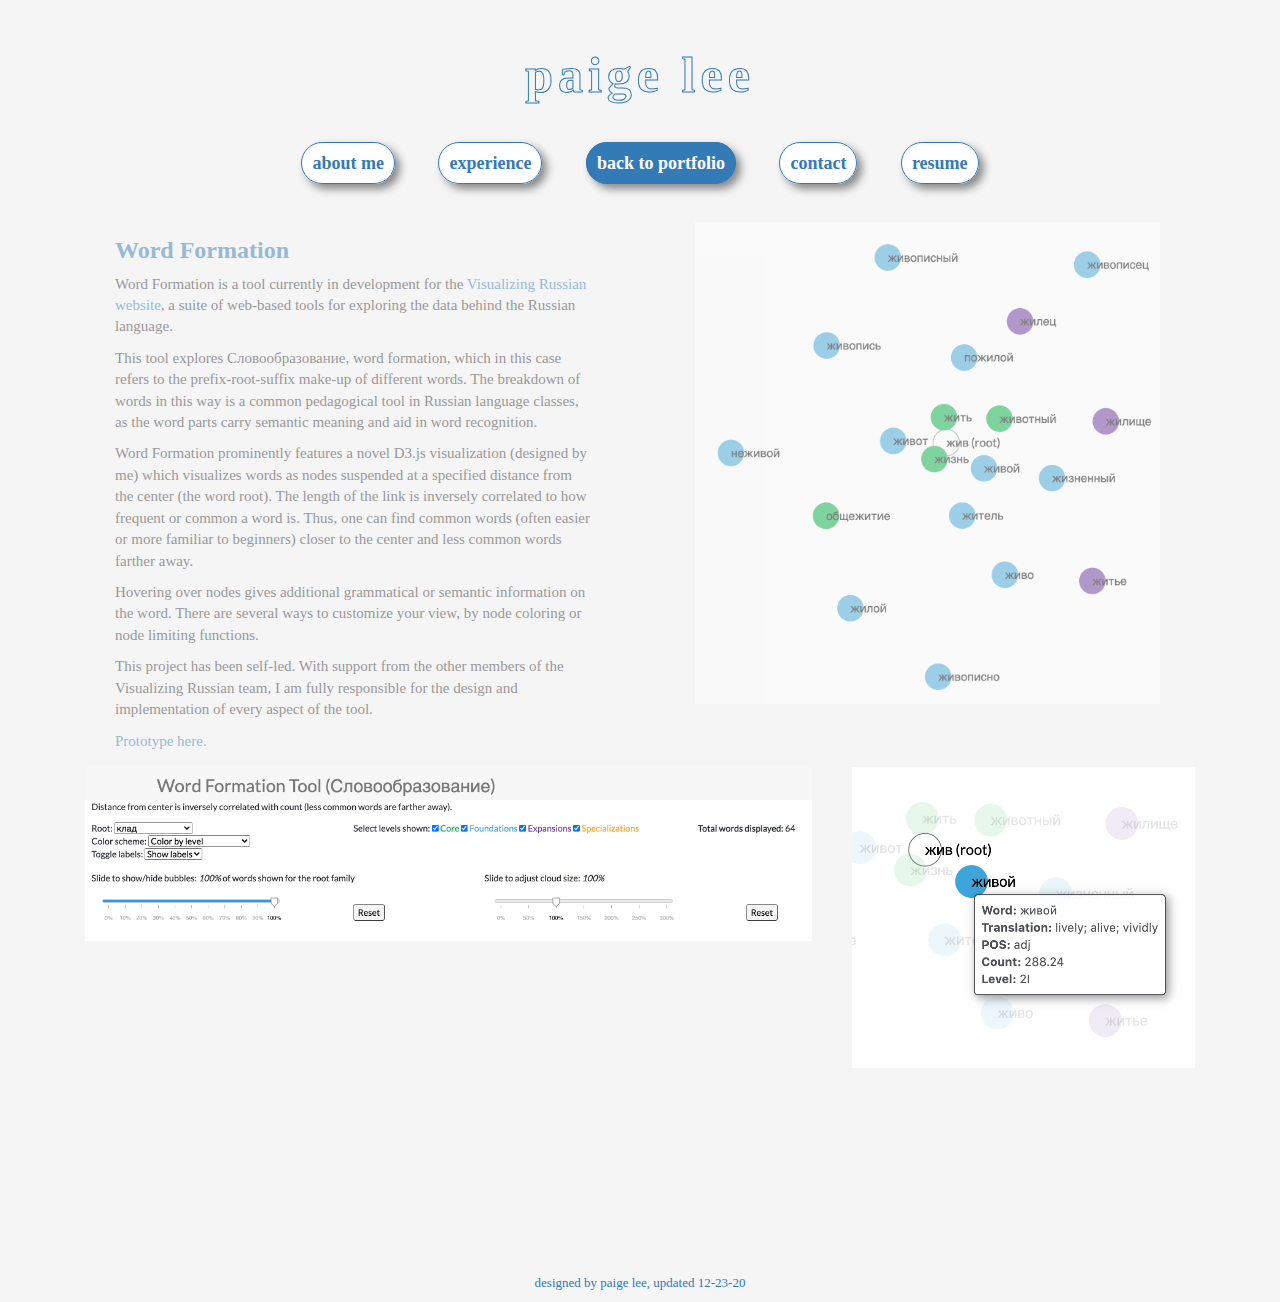
<file: wordformation.html>
<!DOCTYPE html>

<html lang="en">

<head>

    <!-- Required meta tags -->
    <meta charset="utf-8">
    <meta name="viewport" content="width=device-width, initial-scale=1, shrink-to-fit=no">
    <!-- Bootstrap core CSS -->
    <script src="https://ajax.googleapis.com/ajax/libs/jquery/3.5.1/jquery.min.js"></script>
    <link rel="stylesheet" href="https://maxcdn.bootstrapcdn.com/bootstrap/3.3.7/css/bootstrap.min.css">
    <link href="style.css" rel="stylesheet">
    <script src='fade.js'></script>
    <title>portfolio</title>
</head>

<body>
    <div class="container">
        <div class="row monospace bold">
            <div class="col-md-12 text-center name-block">
                <a href='index.html'><span class='name'>paige lee</span></a>
            </div>
        </div>
        <div class="row monospace" id="navbar">
            <div class="col-md-12 text-center bold">
                <a href="index.html" class="unselected">about me</a>
                <span></span>
                <a href="experience.html" class="unselected">experience</a>
                <span></span>
                <a href="portfolio.html" class="selected">back to portfolio</a>
                <span></span>
                <a href="contact.html" class="unselected">contact</a>
                <span></span>
                <a target="_blank" href="12-20-20_paige-lee.pdf" class="unselected">resume</a>
            </div>
        </div>
        <div class='monospace' id='stackednavbar' style='display: none;'>
            <div class='row'>
                <div class="col-md-12 text-center bold">
                    <a href="index.html" class="unselected">about me</a>
                </div>
            </div>
            <div class='row'>
                <div class="col-md-12 text-center bold">
                    <a href="experience.html" class="unselected">experience</a>
                </div>
            </div>
            <div class='row'>
                <div class="col-md-12 text-center bold">
                    <a href="portfolio.html" class="selected">back to portfolio</a>
                </div>
            </div>
            <div class='row'>
                <div class="col-md-12 text-center bold">
                    <a href="contact.html" class="unselected">contact</a>
                </div>
            </div>
            <div class='row' style='padding-bottom: 20px'>
                <div class="col-md-12 text-center bold">
                    <a target="_blank" href="12-20-20_paige-lee.pdf" class="unselected">resume</a>
                </div>
            </div>
        </div>
        <div class="row monospace" id='main2' style='display: none;'>
            <div class="col-md-6">
                <h3>Word Formation</h3>
                <p>Word Formation is a tool currently in development for the <a
                        href='https://visualizingrussian.fas.harvard.edu/'>Visualizing Russian website</a>,
                    a suite of web-based tools for exploring the data behind the Russian language.
                </p>
                <p>This tool explores Словообразование, word formation, which in this case refers
                    to the prefix-root-suffix make-up of different words. The breakdown of words in 
                    this way is a common pedagogical tool in Russian language classes, as the word
                    parts carry semantic meaning and aid in word recognition.
                </p>
                <p>
                    Word Formation prominently features a novel D3.js visualization (designed by me) which visualizes
                    words as nodes suspended at a specified distance from the center (the word root). The length of the link
                    is inversely correlated to how frequent or common a word is. Thus, one can find common words (often 
                    easier or more familiar to beginners) closer to the center and less common words farther away.
                </p>
                <p>Hovering over nodes gives additional grammatical or semantic information on the word.
                    There are several ways to customize your view, by node coloring or node limiting functions.
                </p>
                <p>This project has been self-led. With support from the other members of the Visualizing Russian team, I am fully responsible for the design and implementation of every aspect of the tool.
                </p>
                <p>
                    <a href='https://visualizingrussian-dev.fas.harvard.edu/word-formation'>Prototype here.</a>
                </p>
            </div>
            <div class="col-md-6">
                <div style='text-align: center;'>
                    <img src='images/cloud.png' alt='Word Cloud' class="img-responsive" width="100%">
                </div>
            </div>
        </div>
        <div class="row">
            <div class="col-md-8">
                <img src='images/wfhome.png' alt='Word Formation home' class="img-responsive" width="100%">
            </div>
            <div class="col-md-4">
                <img src="images/hover.png" alt="Word hover" class="img-responsive" width="100%">
            </div>
        </div>
        <div class="row monospace" style="padding: 100px">
            <div class="col-md-12">
            </div>
        </div>
        <div class="row monospace">
            <div class="col-md-12 text-center small">
                <p id='footer'></p>
            </div>
        </div>
    </div>
</body>

</html>
</file>
<file: style.css>
body {
    background-color: whitesmoke;
}

#profilepic {
    /* transform: scale(.5); */
    /* border-radius: 50%; */
    box-shadow: 5px 5px 8px #888888;
    height: 200px;
    padding: 0;
}
.card-box {
    background-color: rgba(255, 255, 255, 0.839);
    height: 100%;
    display: none;
    vertical-align: middle;
}

.card-text {
    display:inline-block;
    /* font-family: Arial, Helvetica, sans-serif; */
    padding-top: 50px;
    font-size: 24px;
    height: 100%;
    margin: 3px;
    color:#337AB7;
    opacity: 1;
}

.card-text:hover {
    text-decoration: none;
    color: #337AB7;
}

h3 {
    font-weight: bold;
    color: #337AB7;
}

.col-md-6, .col-md-12 {
    padding-left: 50px;
    padding-right: 50px;
}

#navbar {
    padding-top: 40px;
    padding-bottom: 40px;
}
img {
    padding: 5px;
}
.unselected {
    background-color: white;
    color: #337AB7;
    box-shadow: 5px 5px 8px #888888;
}
.unselected:hover, .selected:hover {
    box-shadow: 2px 2px 4px #888888;
}

.selected {
    background-color: #337AB7;
    color: white;
    box-shadow: 5px 5px 8px #888888;

}

#navbar a, #stackednavbar a {
    padding: 10px;
    font-size: large;
    border: 1px solid #337AB7;
    background-color: none;
    border-radius: 25px;
}

#stackednavbar .row {
    padding-top: 50px;
    padding: 15px;
}

#navbar span {
    padding: 20px;
}

.page-header {
    color: rgba(0, 0, 0, 0.534);
    /* font-family: Arial, Helvetica, sans-serif */
}

.monospace {
    font-family: 'Georgia', serif;
}

.monospace p {
    font-family: 'Georgia', serif;
    /* font-family: Arial, Helvetica, sans-serif */
}

.bold {
    font-weight: bold;
}

.shift-down {
    padding-top: 135px;
}

.shift-right {
    padding-left: 25px;
}

p {
    font-size: 15px;
}

.blue {
    color: #6699cc;
}

.small p {
    font-size: small;
}

* {
    box-sizing: border-box;
}

body {
    font-family: Arial, Helvetica, sans-serif;
}

.social-media {
    padding-top: 50px;
}

.social-media a {
    font-size: 50px;
    padding-left: 15px;
    padding-right: 15px;
}

/* Float four columns side by side */

.column {
    float: left;
    width: 33%;
    padding: 0 10px;
}

/* Remove extra left and right margins, due to padding in columns */

.row {
    margin: 0 -5px;
}

/* Clear floats after the columns */

.row:after {
    content: "";
    display: table;
    clear: both;
}

/* Style the counter cards */

.card {
    box-shadow: 0 4px 8px 0 rgba(0, 0, 0, 0.2);
    /* opacity transition */
    /* -webkit-transition: opacity .3s ease-in-out;
    -moz-transition: opacity .3s ease-in-out;
    -ms-transition: opacity .3s ease-in-out;
    -o-transition: opacity .3s ease-in-out;
    transition: opacity .3s ease-in-out; */
    /* this adds the "card" effect */
    margin: 16px;
    text-align: center;
    background-color: white;
    height: 250px;
    background-size: contain;
}
.card-bg {
    height: 275px;
    padding: 16px;
    background-image: url('images/tr-radar.png');
    background-size: contain;

}

.name-block {
    padding-top: 40px;
}
a:hover {
    text-decoration: none;
}

.name {
    font-size: 50px;
    letter-spacing: 0.1em;
    -webkit-text-fill-color: transparent;
    -webkit-text-stroke-width: 1px;
    -webkit-text-stroke-color: #337AB7;
}
.name:hover {
    text-decoration: none;
}
.card {
    display: none;
}

.cardrow {
    padding-top: 20px;
    padding-bottom: 20px;
    padding-right: 50px;
    padding-left: 50px;
}
#footer {
    color: #337AB7;
}
</file>
